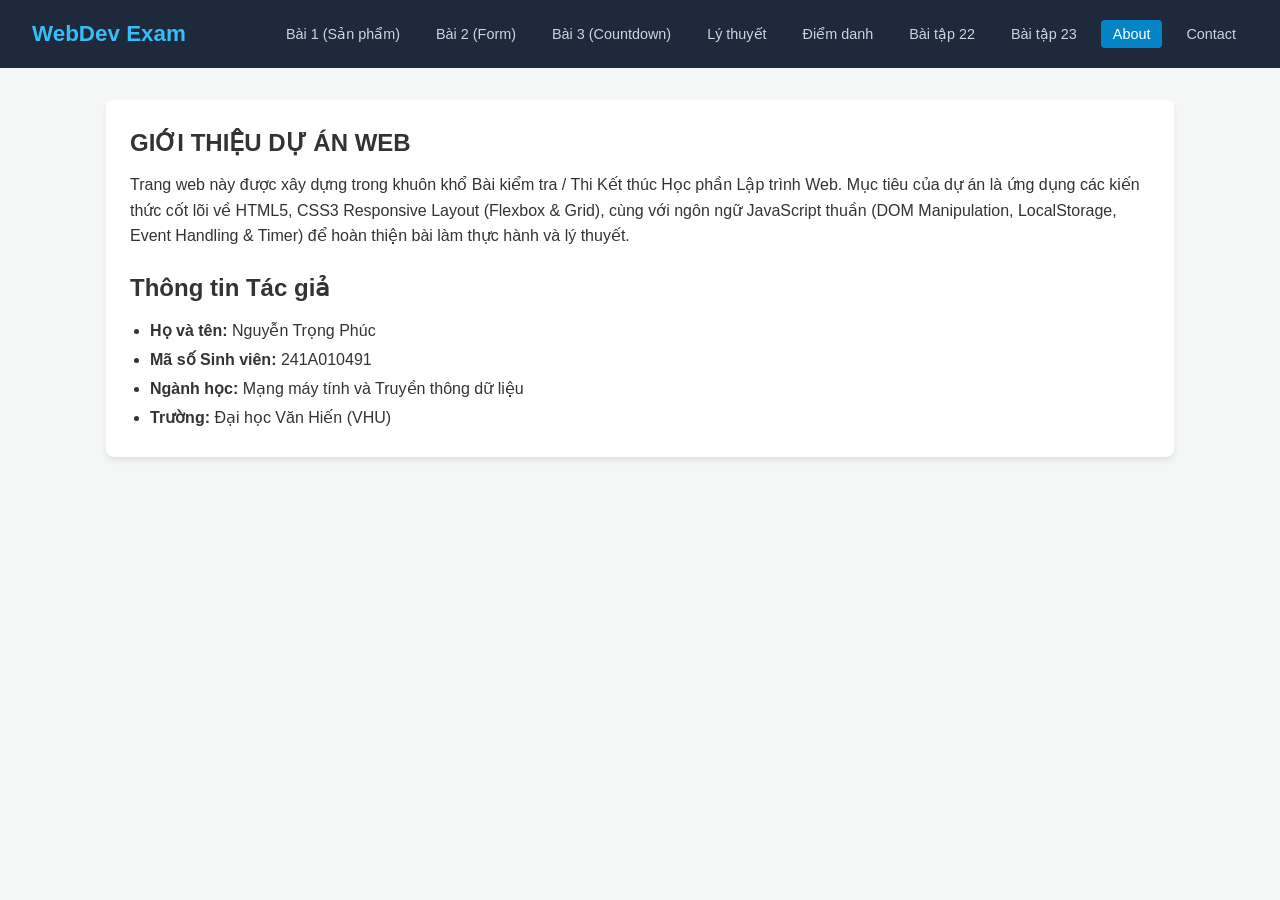
<file: about.html>
<!DOCTYPE html>
<html lang="vi">
<head>
  <meta charset="UTF-8">
  <meta name="viewport" content="width=device-width, initial-scale=1.0">
  <title>Giới thiệu - About</title>
  <link rel="stylesheet" href="css/style.css">
</head>
<body>
  <header>
    <nav class="navbar">
      <div class="logo">WebDev Exam</div>
      <ul class="nav-links">
        <li><a href="index.html">Bài 1 (Sản phẩm)</a></li>
        <li><a href="baitap02.html">Bài 2 (Form)</a></li>
        <li><a href="baitap03.html">Bài 3 (Countdown)</a></li>
        <li><a href="lythuyet.html">Lý thuyết</a></li>
        <li><a href="diemdanh.html">Điểm danh</a></li>
        <li><a href="baitap22.html">Bài tập 22</a></li>
        <li><a href="baitap23.html">Bài tập 23</a></li>
        <li><a href="about.html" class="active">About</a></li>
        <li><a href="contact.html">Contact</a></li>
      </ul>
    </nav>
  </header>

  <main class="container">
    <section class="card">
      <h1>GIỚI THIỆU DỰ ÁN WEB</h1>
      <p style="margin-top: 10px;">
        Trang web này được xây dựng trong khuôn khổ Bài kiểm tra / Thi Kết thúc Học phần Lập trình Web. 
        Mục tiêu của dự án là ứng dụng các kiến thức cốt lõi về HTML5, CSS3 Responsive Layout (Flexbox & Grid), 
        cùng với ngôn ngữ JavaScript thuần (DOM Manipulation, LocalStorage, Event Handling & Timer) để hoàn thiện bài làm thực hành và lý thuyết.
      </p>

      <h2 style="margin-top: 20px;">Thông tin Tác giả</h2>
      <ul style="margin-left: 20px; margin-top: 10px; line-height: 1.8;">
        <li><strong>Họ và tên:</strong> Nguyễn Trọng Phúc</li>
        <li><strong>Mã số Sinh viên:</strong> 241A010491</li>
        <li><strong>Ngành học:</strong> Mạng máy tính và Truyền thông dữ liệu</li>
        <li><strong>Trường:</strong> Đại học Văn Hiến (VHU)</li>
      </ul>
    </section>
  </main>
  <script src="js/script.js"></script>
</body>
</html>
</file>
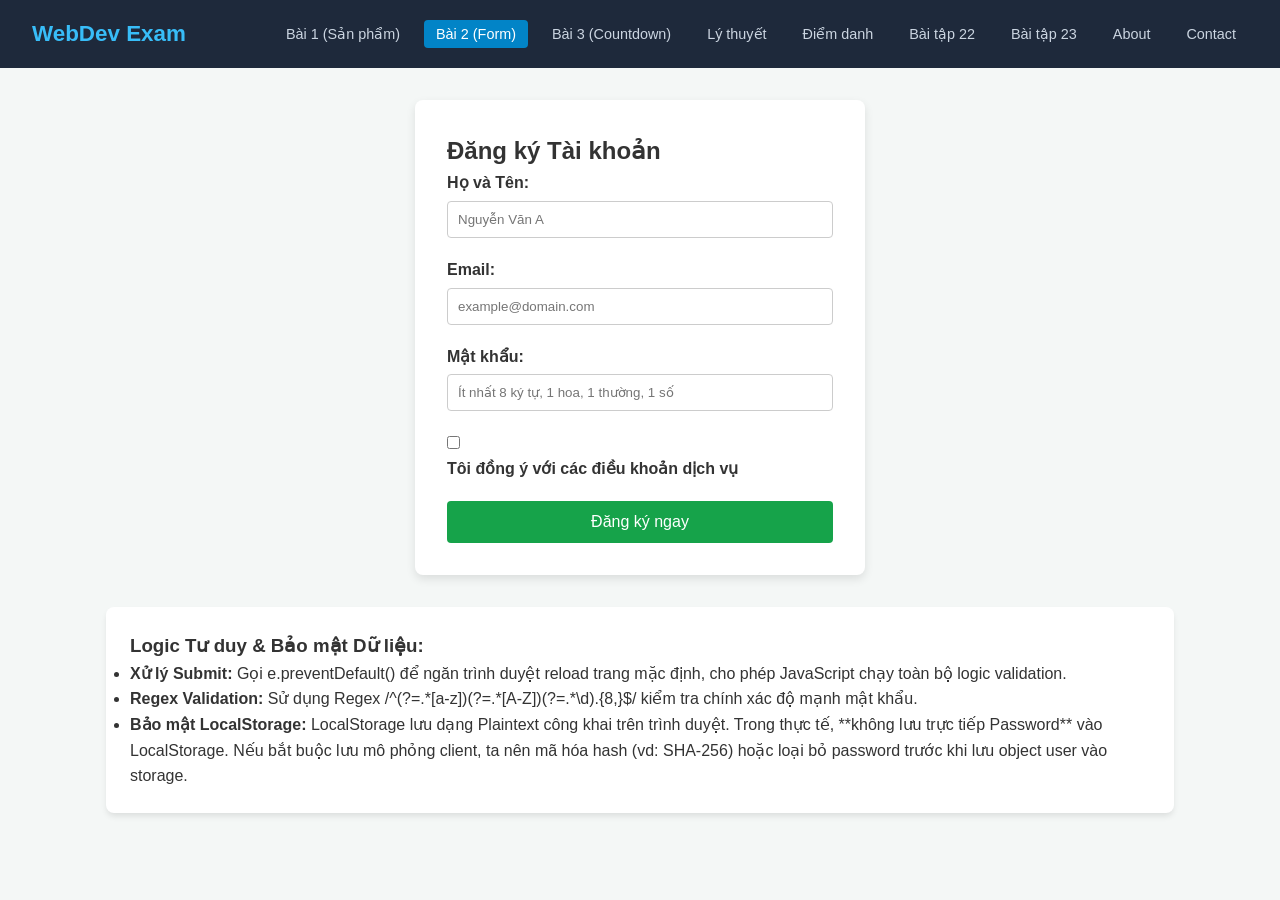
<file: baitap02.html>
<!DOCTYPE html>
<html lang="vi">
<head>
  <meta charset="UTF-8">
  <meta name="viewport" content="width=device-width, initial-scale=1.0">
  <title>Bài tập 2: Register Form Validation</title>
  <link rel="stylesheet" href="css/style.css">
</head>
<body>
  <header>
    <nav class="navbar">
      <div class="logo">WebDev Exam</div>
      <ul class="nav-links">
        <li><a href="index.html">Bài 1 (Sản phẩm)</a></li>
        <li><a href="baitap02.html" class="active">Bài 2 (Form)</a></li>
        <li><a href="baitap03.html">Bài 3 (Countdown)</a></li>
        <li><a href="lythuyet.html">Lý thuyết</a></li>
        <li><a href="diemdanh.html">Điểm danh</a></li>
        <li><a href="baitap22.html">Bài tập 22</a></li>
        <li><a href="baitap23.html">Bài tập 23</a></li>
        <li><a href="about.html">About</a></li>
        <li><a href="contact.html">Contact</a></li>
      </ul>
    </nav>
  </header>

  <main class="container">
    <div class="form-card">
      <h2>Đăng ký Tài khoản</h2>
      <div id="successBanner" class="success-banner" style="display: none;"></div>

      <form id="registerForm" novalidate>
        <div class="form-group">
          <label for="fullname">Họ và Tên:</label>
          <input type="text" id="fullname" placeholder="Nguyễn Văn A">
          <small class="error-text" id="nameError"></small>
        </div>

        <div class="form-group">
          <label for="email">Email:</label>
          <input type="email" id="email" placeholder="example@domain.com">
          <small class="error-text" id="emailError"></small>
        </div>

        <div class="form-group">
          <label for="password">Mật khẩu:</label>
          <input type="password" id="password" placeholder="Ít nhất 8 ký tự, 1 hoa, 1 thường, 1 số">
          <small class="error-text" id="passError"></small>
        </div>

        <div class="form-group checkbox-group">
          <input type="checkbox" id="terms">
          <label for="terms">Tôi đồng ý với các điều khoản dịch vụ</label>
          <small class="error-text" id="termsError"></small>
        </div>

        <button type="submit" class="btn-submit">Đăng ký ngay</button>
      </form>
    </div>

    <section class="card explanation">
      <h3>Logic Tư duy & Bảo mật Dữ liệu:</h3>
      <ul>
        <li><strong>Xử lý Submit:</strong> Gọi <code>e.preventDefault()</code> để ngăn trình duyệt reload trang mặc định, cho phép JavaScript chạy toàn bộ logic validation.</li>
        <li><strong>Regex Validation:</strong> Sử dụng Regex <code>/^(?=.*[a-z])(?=.*[A-Z])(?=.*\d).{8,}$/</code> kiểm tra chính xác độ mạnh mật khẩu.</li>
<li><strong>Bảo mật LocalStorage:</strong> LocalStorage lưu dạng Plaintext công khai trên trình duyệt. Trong thực tế, **không lưu trực tiếp Password** vào LocalStorage. Nếu bắt buộc lưu mô phỏng client, ta nên mã hóa hash (vd: SHA-256) hoặc loại bỏ password trước khi lưu object user vào storage.</li>
      </ul>
    </section>
  </main>

  <script src="js/script.js"></script>
</body>
</html>
</file>
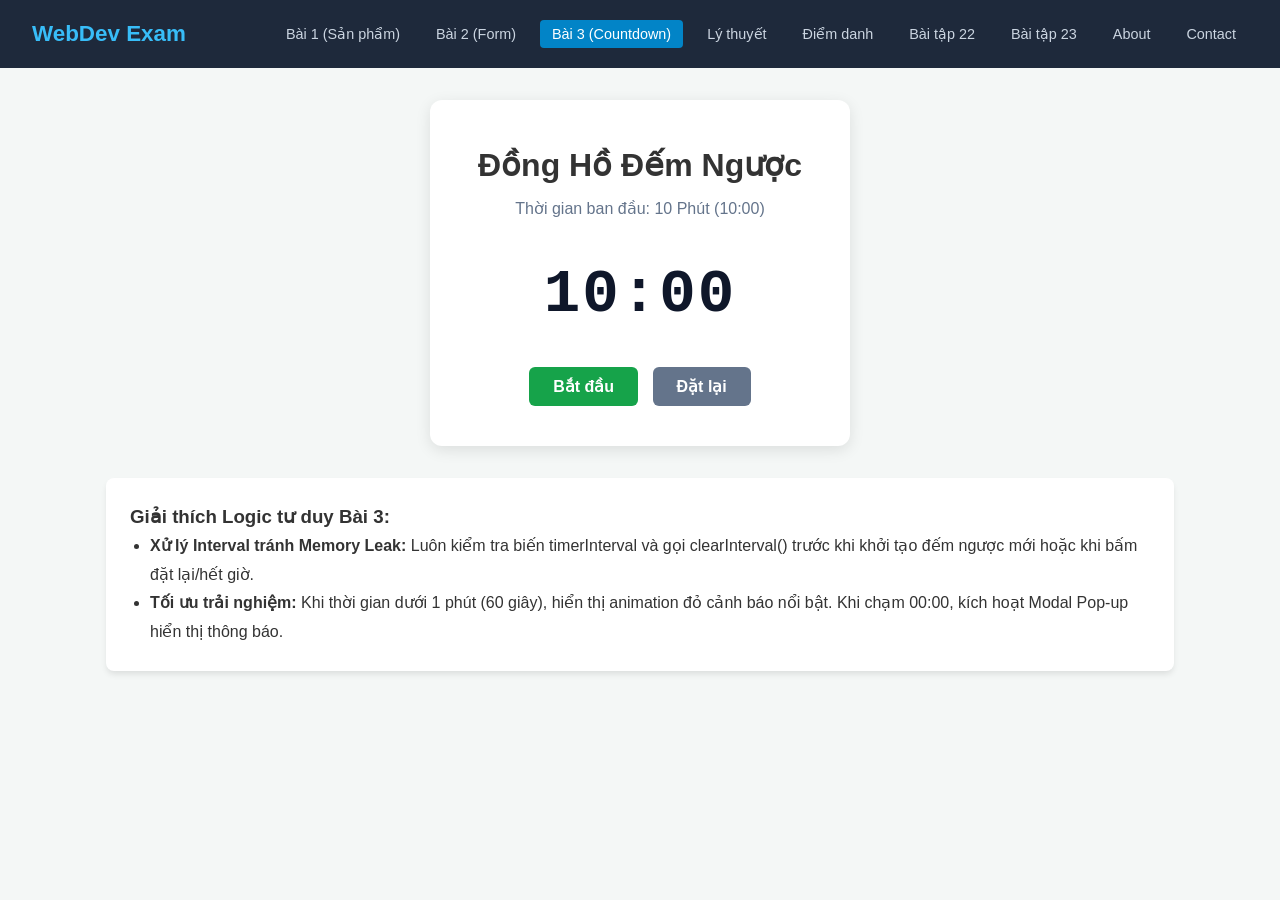
<file: baitap03.html>
<!DOCTYPE html>
<html lang="vi">
<head>
  <meta charset="UTF-8">
  <meta name="viewport" content="width=device-width, initial-scale=1.0">
  <title>Bài tập 3 - Countdown Timer 10 Phút</title>
  <link rel="stylesheet" href="css/style.css">
  <style>
    .timer-card {
      text-align: center;
      background: #fff;
      padding: 2.5rem;
      border-radius: 12px;
      box-shadow: 0 4px 15px rgba(0, 0, 0, 0.1);
      max-width: 420px;
      margin: 1.5rem auto;
    }

    .timer-display {
      font-size: 3.8rem;
      font-weight: bold;
      font-family: 'Courier New', Courier, monospace;
      color: #0f172a;
      margin: 1.5rem 0;
      letter-spacing: 2px;
    }

    /* Hiệu ứng nhấp nháy đỏ khi dưới 1 phút (60s) */
    .timer-warning {
      color: #dc2626 !important;
      animation: pulseWarning 1s infinite alternate;
    }

    @keyframes pulseWarning {
      0% { transform: scale(1); }
      100% { transform: scale(1.08); }
    }

    .timer-btn {
      padding: 10px 24px;
      font-size: 1rem;
      font-weight: 600;
      border: none;
      border-radius: 6px;
      cursor: pointer;
      margin: 0 5px;
      transition: all 0.2s;
    }

    .btn-start { background: #16a34a; color: white; }
    .btn-start:hover { background: #15803d; }

    .btn-reset { background: #64748b; color: white; }
    .btn-reset:hover { background: #475569; }

    /* Modal Alert khi hết giờ */
    .modal-overlay {
      position: fixed;
      top: 0; left: 0; right: 0; bottom: 0;
      background: rgba(0, 0, 0, 0.6);
      display: flex;
      justify-content: center;
      align-items: center;
      z-index: 1000;
    }

    .modal-box {
      background: white;
      padding: 2rem;
      border-radius: 10px;
      text-align: center;
      max-width: 320px;
      box-shadow: 0 10px 25px rgba(0, 0, 0, 0.2);
    }

    .modal-box button {
      margin-top: 15px;
      padding: 8px 20px;
      background: #0284c7;
      color: white;
      border: none;
      border-radius: 4px;
      cursor: pointer;
    }
  </style>
</head>
<body>
  <header>
    <nav class="navbar">
      <div class="logo">WebDev Exam</div>
      <ul class="nav-links">
        <li><a href="index.html">Bài 1 (Sản phẩm)</a></li>
        <li><a href="baitap02.html">Bài 2 (Form)</a></li>
        <li><a href="baitap03.html" class="active">Bài 3 (Countdown)</a></li>
        <li><a href="lythuyet.html">Lý thuyết</a></li>
        <li><a href="diemdanh.html">Điểm danh</a></li>
        <li><a href="baitap22.html">Bài tập 22</a></li>
        <li><a href="baitap23.html">Bài tập 23</a></li>
        <li><a href="about.html">About</a></li>
        <li><a href="contact.html">Contact</a></li>
      </ul>
    </nav>
  </header>

  <main class="container">
    <div class="timer-card">
      <h1>Đồng Hồ Đếm Ngược</h1>
      <p style="color: #64748b; margin-top: 5px;">Thời gian ban đầu: 10 Phút (10:00)</p>
<div id="timerDisplay" class="timer-display">10:00</div>

      <div class="timer-controls">
        <button id="startBtn" class="timer-btn btn-start">Bắt đầu</button>
        <button id="resetBtn" class="timer-btn btn-reset">Đặt lại</button>
      </div>
    </div>

    <!-- Modal Thông báo hết giờ -->
    <div id="timeOutModal" class="modal-overlay" style="display: none;">
      <div class="modal-box">
        <h2 style="color: #dc2626;">⏰ HẾT GIỜ!</h2>
        <p style="margin-top: 10px;">Đã hoàn thành thời gian đếm ngược 10 phút.</p>
        <button id="closeModalBtn">Đóng thông báo</button>
      </div>
    </div>

    <section class="card" style="margin-top: 2rem;">
      <h3>Giải thích Logic tư duy Bài 3:</h3>
      <ul style="margin-left: 20px; line-height: 1.8;">
        <li><strong>Xử lý Interval tránh Memory Leak:</strong> Luôn kiểm tra biến <code>timerInterval</code> và gọi <code>clearInterval()</code> trước khi khởi tạo đếm ngược mới hoặc khi bấm đặt lại/hết giờ.</li>
        <li><strong>Tối ưu trải nghiệm:</strong> Khi thời gian dưới 1 phút (60 giây), hiển thị animation đỏ cảnh báo nổi bật. Khi chạm 00:00, kích hoạt Modal Pop-up hiển thị thông báo.</li>
      </ul>
    </section>
  </main>

  <!-- Đảm bảo liên kết file JS -->
  <script src="js/script.js"></script>
</body>
</html>
</file>
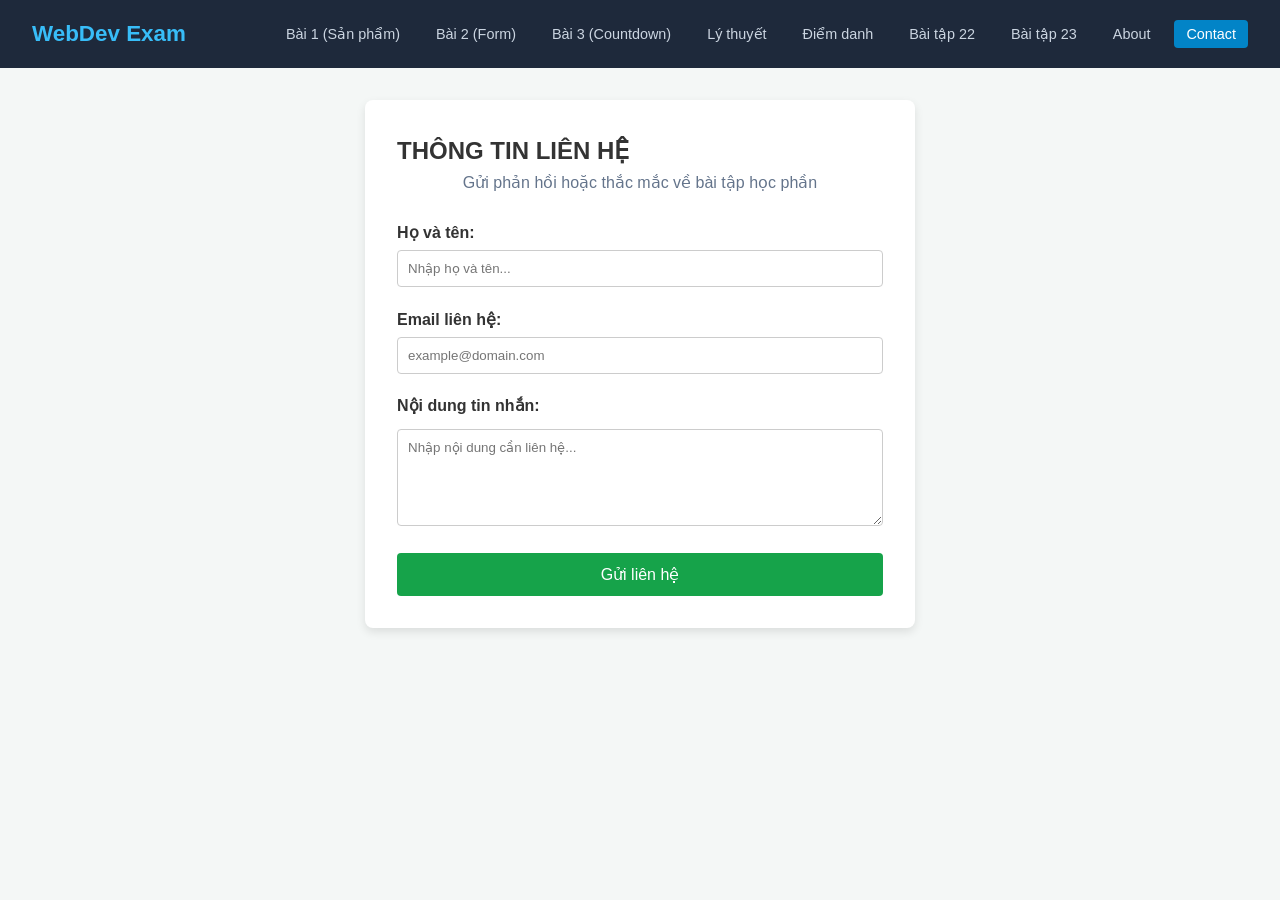
<file: contact.html>
<!DOCTYPE html>
<html lang="vi">
<head>
  <meta charset="UTF-8">
  <meta name="viewport" content="width=device-width, initial-scale=1.0">
  <title>Liên hệ - Contact</title>
  <link rel="stylesheet" href="css/style.css">
</head>
<body>
  <header>
    <nav class="navbar">
      <div class="logo">WebDev Exam</div>
      <ul class="nav-links">
        <li><a href="index.html">Bài 1 (Sản phẩm)</a></li>
        <li><a href="baitap02.html">Bài 2 (Form)</a></li>
        <li><a href="baitap03.html">Bài 3 (Countdown)</a></li>
        <li><a href="lythuyet.html">Lý thuyết</a></li>
        <li><a href="diemdanh.html">Điểm danh</a></li>
        <li><a href="baitap22.html">Bài tập 22</a></li>
        <li><a href="baitap23.html">Bài tập 23</a></li>
        <li><a href="about.html">About</a></li>
        <li><a href="contact.html" class="active">Contact</a></li>
      </ul>
    </nav>
  </header>

  <main class="container">
    <div class="form-card" style="max-width: 550px;">
      <h2>THÔNG TIN LIÊN HỆ</h2>
      <p style="margin-bottom: 1.5rem; text-align: center; color: #64748b;">Gửi phản hồi hoặc thắc mắc về bài tập học phần</p>

      <form id="contactForm" onsubmit="event.preventDefault(); alert('Cảm ơn bạn đã gửi liên hệ!'); this.reset();">
        <div class="form-group">
          <label for="contactName">Họ và tên:</label>
          <input type="text" id="contactName" placeholder="Nhập họ và tên..." required>
        </div>

        <div class="form-group">
          <label for="contactEmail">Email liên hệ:</label>
          <input type="email" id="contactEmail" placeholder="example@domain.com" required>
        </div>

        <div class="form-group">
          <label for="contactMsg">Nội dung tin nhắn:</label>
          <textarea id="contactMsg" rows="5" style="width: 100%; padding: 10px; border: 1px solid #ccc; border-radius: 4px; margin-top: 5px;" placeholder="Nhập nội dung cần liên hệ..." required></textarea>
        </div>

        <button type="submit" class="btn-submit">Gửi liên hệ</button>
      </form>
    </div>
  </main>
  <script src="js/script.js"></script>
</body>
</html>
</file>
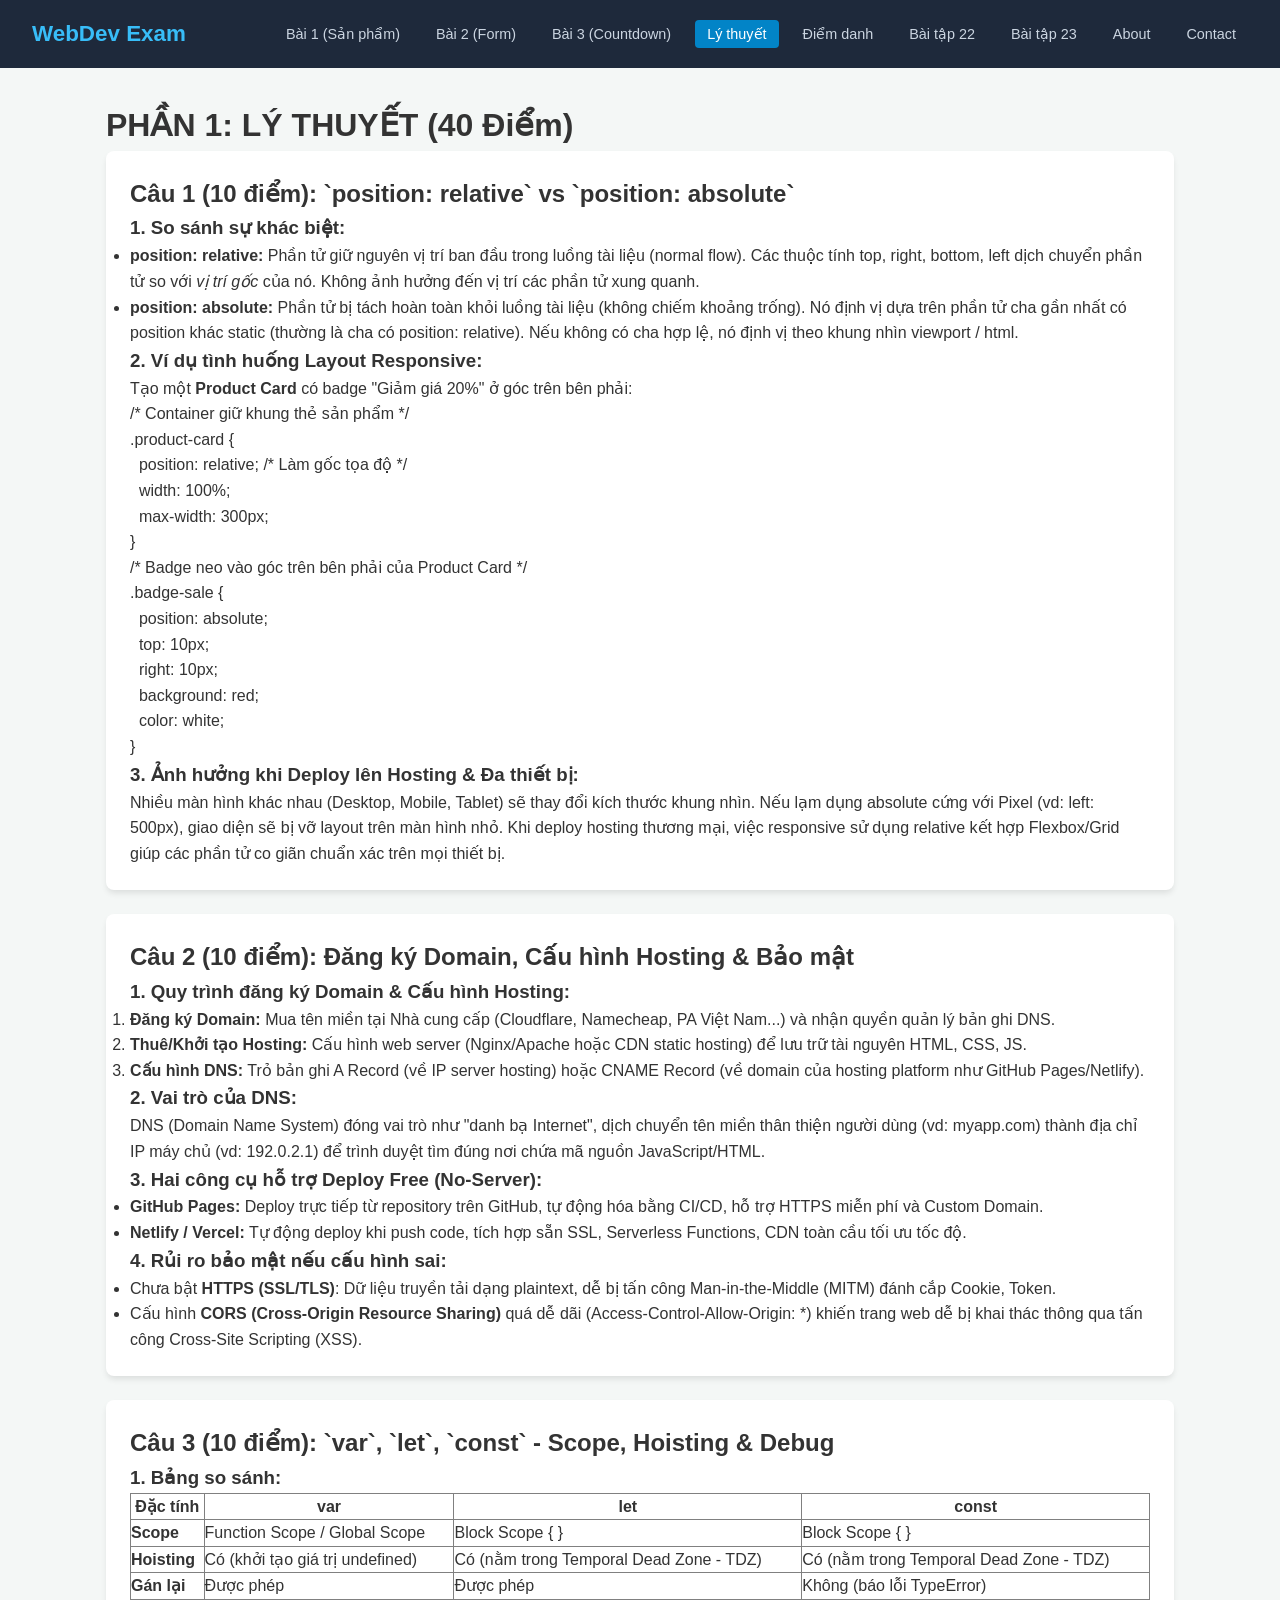
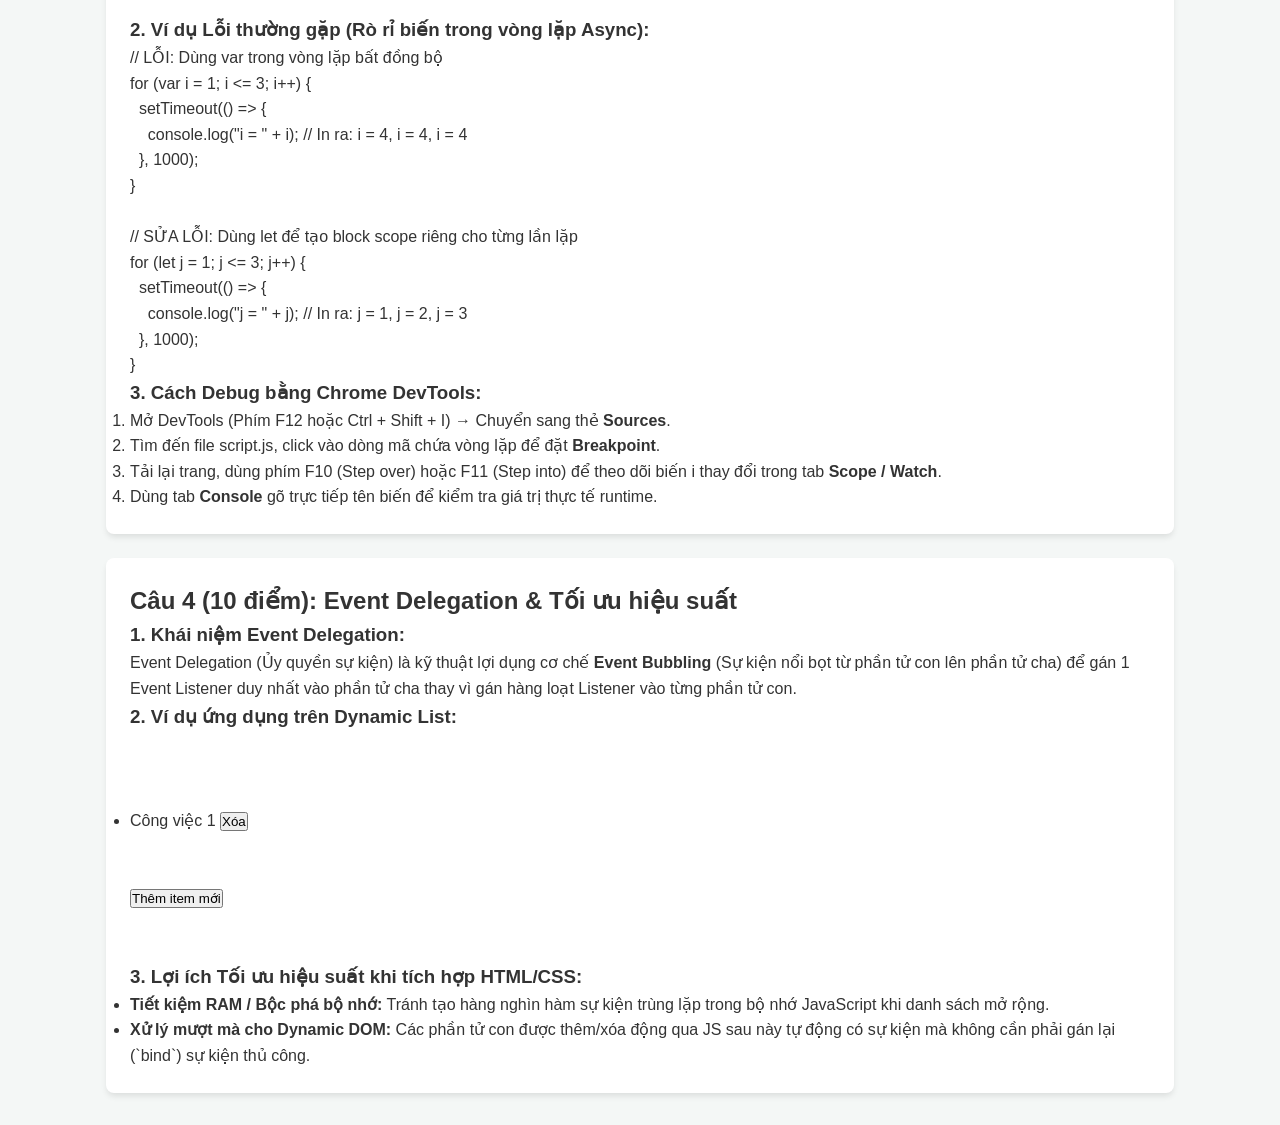
<file: lythuyet.html>
<!DOCTYPE html>
<html lang="vi">
<head>
  <meta charset="UTF-8">
  <meta name="viewport" content="width=device-width, initial-scale=1.0">
  <title>Đáp án Phần Lý thuyết - Đề thi KTHP</title>
  <link rel="stylesheet" href="css/style.css">
</head>
<body>
  <header>
    <nav class="navbar">
      <div class="logo">WebDev Exam</div>
      <ul class="nav-links">
        <li><a href="index.html">Bài 1 (Sản phẩm)</a></li>
        <li><a href="baitap02.html">Bài 2 (Form)</a></li>
        <li><a href="baitap03.html">Bài 3 (Countdown)</a></li>
        <li><a href="lythuyet.html" class="active">Lý thuyết</a></li>
        <li><a href="diemdanh.html">Điểm danh</a></li>
        <li><a href="baitap22.html">Bài tập 22</a></li>
        <li><a href="baitap23.html">Bài tập 23</a></li>
        <li><a href="about.html">About</a></li>
        <li><a href="contact.html">Contact</a></li>
      </ul>
    </nav>
  </header>

  <main class="container">
    <h1>PHẦN 1: LÝ THUYẾT (40 Điểm)</h1>

    <!-- CÂU 1 -->
    <section class="card">
      <h2>Câu 1 (10 điểm): `position: relative` vs `position: absolute`</h2>
      <h3>1. So sánh sự khác biệt:</h3>
      <ul>
        <li><strong>position: relative:</strong> Phần tử giữ nguyên vị trí ban đầu trong luồng tài liệu (normal flow). Các thuộc tính <code>top, right, bottom, left</code> dịch chuyển phần tử so với <em>vị trí gốc</em> của nó. Không ảnh hưởng đến vị trí các phần tử xung quanh.</li>
        <li><strong>position: absolute:</strong> Phần tử bị tách hoàn toàn khỏi luồng tài liệu (không chiếm khoảng trống). Nó định vị dựa trên phần tử cha gần nhất có <code>position</code> khác <code>static</code> (thường là cha có <code>position: relative</code>). Nếu không có cha hợp lệ, nó định vị theo khung nhìn <code>viewport</code> / <code>html</code>.</li>
      </ul>

      <h3>2. Ví dụ tình huống Layout Responsive:</h3>
      <p>Tạo một <strong>Product Card</strong> có badge "Giảm giá 20%" ở góc trên bên phải:</p>
      <pre><code>/* Container giữ khung thẻ sản phẩm */
.product-card {
  position: relative; /* Làm gốc tọa độ */
  width: 100%;
  max-width: 300px;
}
/* Badge neo vào góc trên bên phải của Product Card */
.badge-sale {
  position: absolute;
  top: 10px;
  right: 10px;
  background: red;
  color: white;
}</code></pre>

      <h3>3. Ảnh hưởng khi Deploy lên Hosting & Đa thiết bị:</h3>
<p>Nhiều màn hình khác nhau (Desktop, Mobile, Tablet) sẽ thay đổi kích thước khung nhìn. Nếu lạm dụng <code>absolute</code> cứng với Pixel (vd: <code>left: 500px</code>), giao diện sẽ bị vỡ layout trên màn hình nhỏ. Khi deploy hosting thương mại, việc responsive sử dụng <code>relative</code> kết hợp Flexbox/Grid giúp các phần tử co giãn chuẩn xác trên mọi thiết bị.</p>
    </section>

    <!-- CÂU 2 -->
    <section class="card">
      <h2>Câu 2 (10 điểm): Đăng ký Domain, Cấu hình Hosting & Bảo mật</h2>
      <h3>1. Quy trình đăng ký Domain & Cấu hình Hosting:</h3>
      <ol>
        <li><strong>Đăng ký Domain:</strong> Mua tên miền tại Nhà cung cấp (Cloudflare, Namecheap, PA Việt Nam...) và nhận quyền quản lý bản ghi DNS.</li>
        <li><strong>Thuê/Khởi tạo Hosting:</strong> Cấu hình web server (Nginx/Apache hoặc CDN static hosting) để lưu trữ tài nguyên HTML, CSS, JS.</li>
        <li><strong>Cấu hình DNS:</strong> Trỏ bản ghi <code>A Record</code> (về IP server hosting) hoặc <code>CNAME Record</code> (về domain của hosting platform như GitHub Pages/Netlify).</li>
      </ol>

      <h3>2. Vai trò của DNS:</h3>
      <p>DNS (Domain Name System) đóng vai trò như "danh bạ Internet", dịch chuyển tên miền thân thiện người dùng (vd: <code>myapp.com</code>) thành địa chỉ IP máy chủ (vd: <code>192.0.2.1</code>) để trình duyệt tìm đúng nơi chứa mã nguồn JavaScript/HTML.</p>

      <h3>3. Hai công cụ hỗ trợ Deploy Free (No-Server):</h3>
      <ul>
        <li><strong>GitHub Pages:</strong> Deploy trực tiếp từ repository trên GitHub, tự động hóa bằng CI/CD, hỗ trợ HTTPS miễn phí và Custom Domain.</li>
        <li><strong>Netlify / Vercel:</strong> Tự động deploy khi push code, tích hợp sẵn SSL, Serverless Functions, CDN toàn cầu tối ưu tốc độ.</li>
      </ul>

      <h3>4. Rủi ro bảo mật nếu cấu hình sai:</h3>
      <ul>
        <li>Chưa bật <strong>HTTPS (SSL/TLS)</strong>: Dữ liệu truyền tải dạng plaintext, dễ bị tấn công Man-in-the-Middle (MITM) đánh cắp Cookie, Token.</li>
        <li>Cấu hình <strong>CORS (Cross-Origin Resource Sharing)</strong> quá dễ dãi (<code>Access-Control-Allow-Origin: *</code>) khiến trang web dễ bị khai thác thông qua tấn công Cross-Site Scripting (XSS).</li>
      </ul>
    </section>

    <!-- CÂU 3 -->
    <section class="card">
      <h2>Câu 3 (10 điểm): `var`, `let`, `const` - Scope, Hoisting & Debug</h2>
      <h3>1. Bảng so sánh:</h3>
      <table border="1" style="width:100%; border-collapse: collapse; margin-bottom: 15px;">
        <tr>
          <th>Đặc tính</th>
          <th><code>var</code></th>
          <th><code>let</code></th>
          <th><code>const</code></th>
        </tr>
        <tr>
<td><strong>Scope</strong></td>
          <td>Function Scope / Global Scope</td>
          <td>Block Scope <code>{ }</code></td>
          <td>Block Scope <code>{ }</code></td>
        </tr>
        <tr>
          <td><strong>Hoisting</strong></td>
          <td>Có (khởi tạo giá trị <code>undefined</code>)</td>
          <td>Có (nằm trong Temporal Dead Zone - TDZ)</td>
          <td>Có (nằm trong Temporal Dead Zone - TDZ)</td>
        </tr>
        <tr>
          <td><strong>Gán lại</strong></td>
          <td>Được phép</td>
          <td>Được phép</td>
          <td>Không (báo lỗi <code>TypeError</code>)</td>
        </tr>
      </table>

      <h3>2. Ví dụ Lỗi thường gặp (Rò rỉ biến trong vòng lặp Async):</h3>
      <pre><code>// LỖI: Dùng var trong vòng lặp bất đồng bộ
for (var i = 1; i <= 3; i++) {
  setTimeout(() => {
    console.log("i = " + i); // In ra: i = 4, i = 4, i = 4
  }, 1000);
}

// SỬA LỖI: Dùng let để tạo block scope riêng cho từng lần lặp
for (let j = 1; j <= 3; j++) {
  setTimeout(() => {
    console.log("j = " + j); // In ra: j = 1, j = 2, j = 3
  }, 1000);
}</code></pre>

      <h3>3. Cách Debug bằng Chrome DevTools:</h3>
      <ol>
        <li>Mở DevTools (Phím <code>F12</code> hoặc <code>Ctrl + Shift + I</code>) → Chuyển sang thẻ <strong>Sources</strong>.</li>
        <li>Tìm đến file <code>script.js</code>, click vào dòng mã chứa vòng lặp để đặt <strong>Breakpoint</strong>.</li>
        <li>Tải lại trang, dùng phím <code>F10</code> (Step over) hoặc <code>F11</code> (Step into) để theo dõi biến <code>i</code> thay đổi trong tab <strong>Scope / Watch</strong>.</li>
        <li>Dùng tab <strong>Console</strong> gõ trực tiếp tên biến để kiểm tra giá trị thực tế runtime.</li>
      </ol>
    </section>

    <!-- CÂU 4 -->
    <section class="card">
      <h2>Câu 4 (10 điểm): Event Delegation & Tối ưu hiệu suất</h2>
      <h3>1. Khái niệm Event Delegation:</h3>
      <p>Event Delegation (Ủy quyền sự kiện) là kỹ thuật lợi dụng cơ chế <strong>Event Bubbling</strong> (Sự kiện nổi bọt từ phần tử con lên phần tử cha) để gán 1 Event Listener duy nhất vào phần tử cha thay vì gán hàng loạt Listener vào từng phần tử con.</p>

      <h3>2. Ví dụ ứng dụng trên Dynamic List:</h3>
      <pre><code><!-- HTML -->
<ul id="todo-list">
  <li>Công việc 1 <button class="btn-delete">Xóa</button></li>
</ul>
<button id="btn-add">Thêm item mới</button>

<!-- JavaScript -->
<script>
  const ul = document.getElementById('todo-list');

  // Lắng nghe ở UL cha, bắt sự kiện bọt từ nút .btn-delete
  ul.addEventListener('click', function(event) {
    if (event.target.classList.contains('btn-delete')) {
      event.target.parentElement.remove(); // Xóa LI tương ứng
    }
  });
</script></code></pre>

      <h3>3. Lợi ích Tối ưu hiệu suất khi tích hợp HTML/CSS:</h3>
      <ul>
        <li><strong>Tiết kiệm RAM / Bộc phá bộ nhớ:</strong> Tránh tạo hàng nghìn hàm sự kiện trùng lặp trong bộ nhớ JavaScript khi danh sách mở rộng.</li>
        <li><strong>Xử lý mượt mà cho Dynamic DOM:</strong> Các phần tử con được thêm/xóa động qua JS sau này tự động có sự kiện mà không cần phải gán lại (`bind`) sự kiện thủ công.</li>
      </ul>
    </section>
  </main>
</body>
</html>
</file>
<file: css/style.css>
/* RESET BASIC */
* {
  box-sizing: border-box;
  margin: 0;
  padding: 0;
  font-family: 'Segoe UI', Tahoma, Geneva, Verdana, sans-serif;
}

body {
  background-color: #f4f7f6;
  color: #333;
  line-height: 1.6;
}

/* NAVBAR RESPONSIVE */
.navbar {
  background: #1e293b;
  color: #fff;
  display: flex;
  justify-content: space-between;
  align-items: center;
  padding: 1rem 2rem;
  flex-wrap: wrap;
}

.navbar .logo {
  font-size: 1.4rem;
  font-weight: bold;
  color: #38bdf8;
}

.nav-links {
  display: flex;
  list-style: none;
  gap: 12px;
  flex-wrap: wrap;
}

.nav-links a {
  color: #cbd5e1;
  text-decoration: none;
  padding: 6px 12px;
  border-radius: 4px;
  transition: background 0.3s;
  font-size: 0.9rem;
}

.nav-links a:hover, .nav-links a.active {
  background: #0284c7;
  color: #fff;
}

/* CONTAINER */
.container {
  max-width: 1100px;
  margin: 2rem auto;
  padding: 0 1rem;
}

.card {
  background: #fff;
  padding: 1.5rem;
  border-radius: 8px;
  box-shadow: 0 4px 6px -1px rgba(0,0,0,0.1);
  margin-bottom: 1.5rem;
}

/* BÀI 1: PRODUCT GRID FLEXBOX/GRID */
.search-box {
  display: flex;
  gap: 10px;
  margin-bottom: 1.5rem;
}

.search-box input {
  flex: 1;
  padding: 10px;
  border: 1px solid #ccc;
  border-radius: 4px;
}

.search-box button {
  padding: 10px 20px;
  background: #0284c7;
  color: white;
  border: none;
  border-radius: 4px;
  cursor: pointer;
}

.product-grid {
  display: grid;
  grid-template-columns: repeat(auto-fill, minmax(220px, 1fr));
  gap: 20px;
}

.product-item {
  background: #fff;
  border: 1px solid #e2e8f0;
  border-radius: 8px;
  padding: 15px;
  text-align: center;
}

.product-item img {
  width: 100%;
  height: 150px;
  object-fit: cover;
  border-radius: 4px;
}

.product-item h3 {
  margin: 10px 0 5px;
  font-size: 1.1rem;
}

.product-item .price {
  color: #e11d48;
  font-weight: bold;
}

/* BÀI 2: FORM STYLING */
.form-card {
  max-width: 450px;
  margin: 0 auto 2rem;
  background: white;
  padding: 2rem;
  border-radius: 8px;
  box-shadow: 0 4px 10px rgba(0,0,0,0.1);
}

.form-group {
  margin-bottom: 1.2rem;
}

.form-group label {
  display: block;
  margin-bottom: 5px;
  font-weight: 600;
}

.form-group input[type="text"],
.form-group input[type="email"],
.form-group input[type="password"] {
  width: 100%;
  padding: 10px;
  border: 1px solid #ccc;
  border-radius: 4px;
}

.error-text {
  color: #dc2626;
  font-size: 0.85rem;
  display: block;
  margin-top: 3px;
}

.success-banner {
  background: #dcfce7;
  color: #166534;
  padding: 10px;
  border-radius: 4px;
  margin-bottom: 1rem;
  text-align: center;
}

.btn-submit {
  width: 100%;
  padding: 12px;
  background: #16a34a;
  color: white;
  border: none;
  border-radius: 4px;
  font-size: 1rem;
  cursor: pointer;
}

/* BÀI 3: COUNTDOWN TIMER & ANIMATION */
.timer-card {
  text-align: center;
  background: #fff;
  padding: 3rem;
  border-radius: 12px;
  box-shadow: 0 4px 15px rgba(0,0,0,0.1);
  max-width: 400px;
  margin: 0 auto 2rem;
}
.timer-display {
  font-size: 4rem;
  font-weight: bold;
  font-family: monospace;
  color: #0f172a;
  margin-bottom: 1.5rem;
}

/* Animation khi dưới 1 phút */
.timer-warning {
  color: #dc2626 !important;
  animation: pulse 1s infinite alternate;
}

@keyframes pulse {
  0% { transform: scale(1); }
  100% { transform: scale(1.08); }
}

.modal-overlay {
  position: fixed;
  top: 0; left: 0; right: 0; bottom: 0;
  background: rgba(0,0,0,0.6);
  display: flex;
  justify-content: center;
  align-items: center;
}

.modal-box {
  background: white;
  padding: 2rem;
  border-radius: 8px;
  text-align: center;
  max-width: 300px;
}

.modal-box button {
  margin-top: 15px;
  padding: 8px 20px;
  background: #0284c7;
  color: white;
  border: none;
  border-radius: 4px;
  cursor: pointer;
}

/* PROFILE TABLE */
.profile-avatar {
  width: 120px;
  height: 120px;
  border-radius: 50%;
  object-fit: cover;
  display: block;
  margin: 0 auto 1rem;
}

.info-table {
  width: 100%;
  border-collapse: collapse;
  margin-top: 1rem;
}

.info-table th, .info-table td {
  padding: 12px;
  border-bottom: 1px solid #e2e8f0;
  text-align: left;
}

.error-msg {
  color: #dc2626;
  font-weight: bold;
  text-align: center;
  margin-bottom: 1rem;
}
</file>
